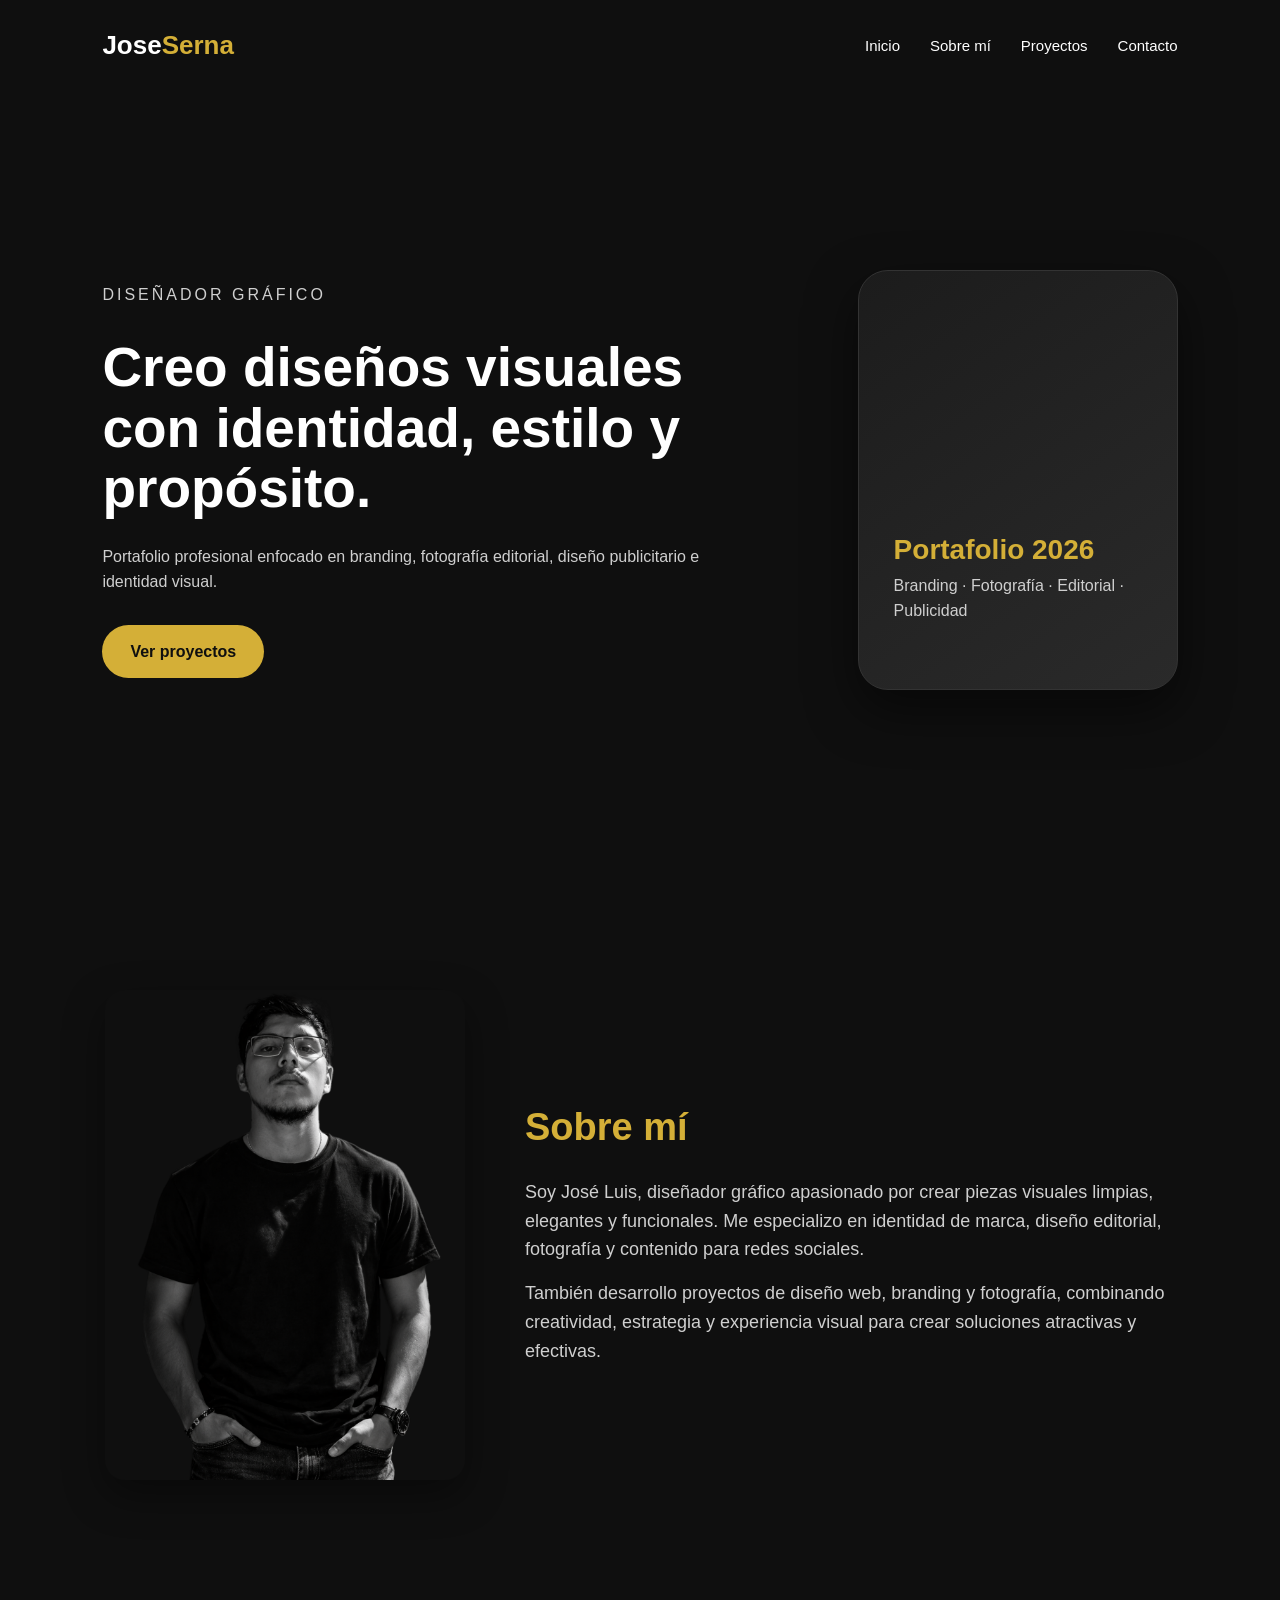
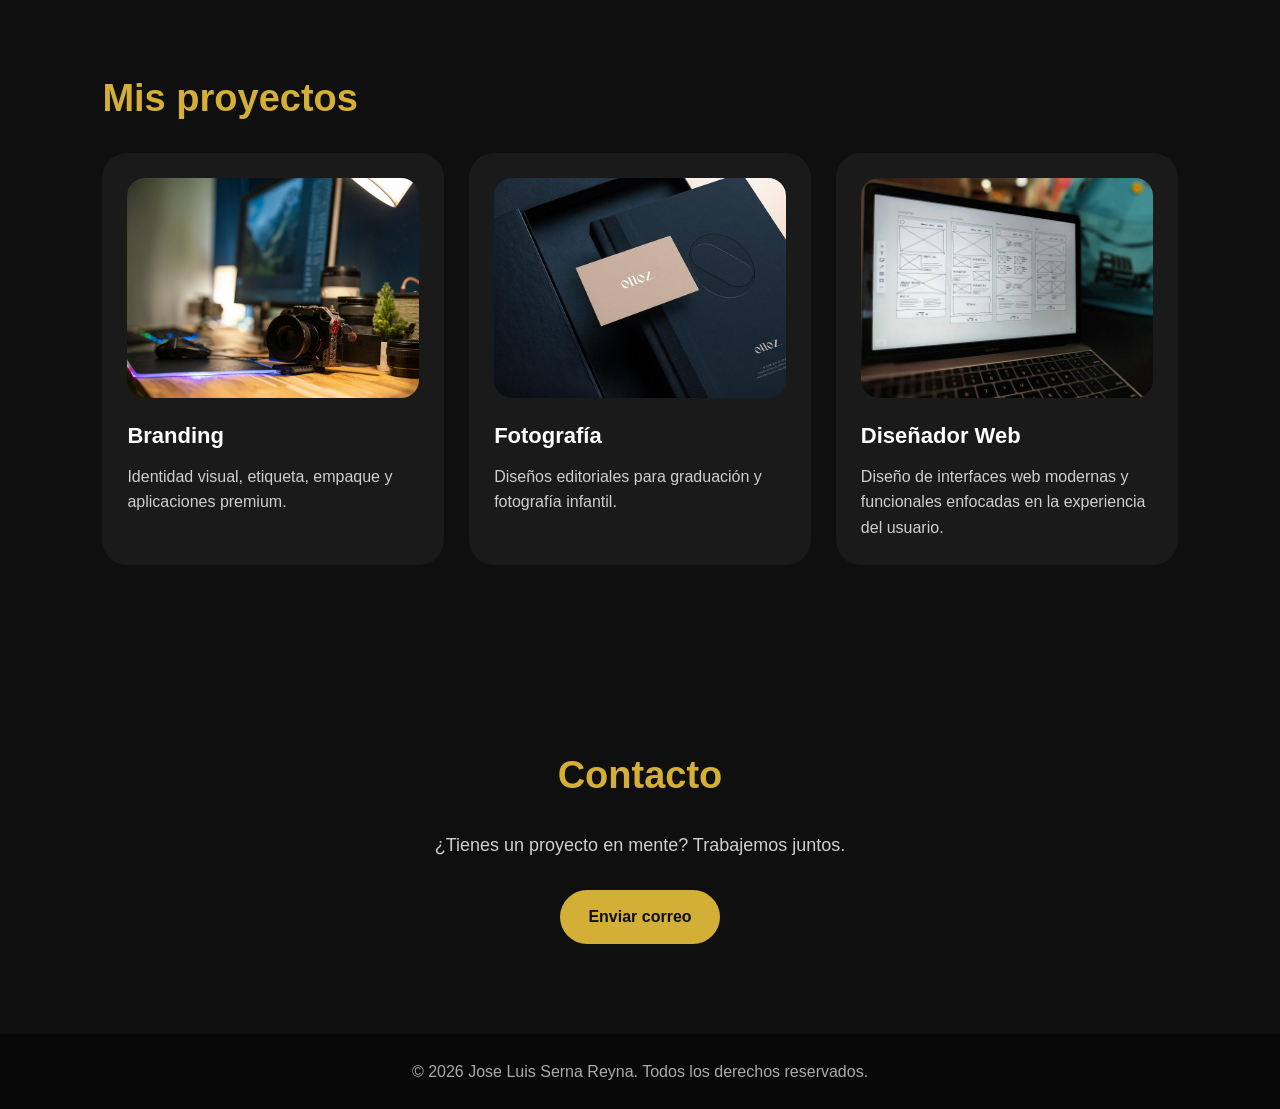
<file: index.html>
<!DOCTYPE html>
<html lang="es">
<head>
  <meta charset="UTF-8" />
  <meta name="viewport" content="width=device-width, initial-scale=1.0" />
  <title>Portafolio | Jose Serna</title>
  <link rel="stylesheet" href="style.css" />
</head>
<body>

  <header class="header">
    <nav class="navbar">
      <h2 class="logo">Jose<span>Serna</span></h2>

      <ul class="nav-links">
        <li><a href="#inicio">Inicio</a></li>
        <li><a href="#sobre-mi">Sobre mí</a></li>
        <li><a href="#proyectos">Proyectos</a></li>
        <li><a href="#contacto">Contacto</a></li>
      </ul>
    </nav>
  </header>

  <section class="hero" id="inicio">
    <div class="hero-text">
      <p class="subtitle">Diseñador Gráfico</p>
      <h1>Creo diseños visuales con identidad, estilo y propósito.</h1>
      <p>
        Portafolio profesional enfocado en branding, fotografía editorial,
        diseño publicitario e identidad visual.
      </p>
      <a href="#proyectos" class="btn">Ver proyectos</a>
    </div>

    <div class="hero-card">
      <h3>Portafolio 2026</h3>
      <p>Branding · Fotografía · Editorial · Publicidad</p>
    </div>
  </section>

  <section class="about" id="sobre-mi">
    <div class="about-container">

      <div class="about-image">
        <img src="img/el-1.png" alt="Foto de José Luis">
      </div>

      <div class="about-text">
        <h2>Sobre mí</h2>
        <p>
          Soy José Luis, diseñador gráfico apasionado por crear piezas visuales
          limpias, elegantes y funcionales. Me especializo en identidad de marca,
          diseño editorial, fotografía y contenido para redes sociales.
        </p>

        <p>
          También desarrollo proyectos de diseño web, branding y fotografía,
          combinando creatividad, estrategia y experiencia visual para crear
          soluciones atractivas y efectivas.
        </p>
      </div>

    </div>
  </section>

  <section class="projects" id="proyectos">
    <h2>Mis proyectos</h2>

    <div class="project-grid">

      <a href="/b/index.html" class="project-card">
        <img src="img/1.jpg" alt="Proyecto de branding" class="project-img">
        <h3>Branding</h3>
        <p>Identidad visual, etiqueta, empaque y aplicaciones premium.</p>
      </a>

      <a href="/f/index.html" class="project-card">
        <img src="img/2.jpg" alt="Proyecto de fotografía" class="project-img">
        <h3>Fotografía</h3>
        <p>Diseños editoriales para graduación y fotografía infantil.</p>
      </a>

      <a href="/w/index.html" class="project-card">
        <img src="img/3.jpg" alt="Proyecto de diseño web" class="project-img">
        <h3>Diseñador Web</h3>
        <p>Diseño de interfaces web modernas y funcionales enfocadas en la experiencia del usuario.</p>
      </a>

    </div>
  </section>

  <section class="contact" id="contacto">
    <h2>Contacto</h2>
    <p>¿Tienes un proyecto en mente? Trabajemos juntos.</p>
    <a href="mailto:josesernapriv01@gmail.com" class="btn">
      Enviar correo
    </a>
  </section>

  <footer>
    <p>© 2026 Jose Luis Serna Reyna. Todos los derechos reservados.</p>
  </footer>

</body>
</html>
</file>
<file: style.css>
* {
  margin: 0;
  padding: 0;
  box-sizing: border-box;
  font-family: "Poppins", Arial, sans-serif;
}

html {
  scroll-behavior: smooth;
}

body {
  background: #0f0f0f;
  color: #ffffff;
  line-height: 1.6;
}

/* HEADER */

.header {
  width: 100%;
  padding: 25px 8%;
  background: #0f0f0f;
  position: fixed;
  top: 0;
  z-index: 100;
}

.navbar {
  display: flex;
  justify-content: space-between;
  align-items: center;
}

.logo {
  font-size: 26px;
  font-weight: 700;
}

.logo span {
  color: #d4af37;
}

.nav-links {
  list-style: none;
  display: flex;
  gap: 30px;
}

.nav-links a {
  color: #ffffff;
  text-decoration: none;
  font-size: 15px;
  transition: 0.3s;
}

.nav-links a:hover {
  color: #d4af37;
}

/* HERO */

.hero {
  min-height: 100vh;
  padding: 140px 8% 80px;
  display: flex;
  justify-content: space-between;
  align-items: center;
  gap: 50px;
}

.hero-text {
  max-width: 650px;
}

.subtitle {
  color: #d4af37;
  letter-spacing: 3px;
  text-transform: uppercase;
  margin-bottom: 15px;
}

.hero h1 {
  font-size: 55px;
  line-height: 1.1;
  margin-bottom: 25px;
}

.hero p {
  color: #cfcfcf;
  margin-bottom: 30px;
}

.btn {
  display: inline-block;
  background: #d4af37;
  color: #0f0f0f;
  padding: 14px 28px;
  border-radius: 30px;
  text-decoration: none;
  font-weight: 600;
  transition: 0.3s;
}

.btn:hover {
  background: #ffffff;
  transform: translateY(-3px);
}

/* TARJETA HERO */

.hero-card {
  width: 320px;
  height: 420px;
  background: linear-gradient(145deg, #1c1c1c, #2a2a2a);
  border: 1px solid #333;
  border-radius: 30px;
  padding: 35px;
  display: flex;
  flex-direction: column;
  justify-content: end;
  box-shadow: 0 20px 50px rgba(0, 0, 0, 0.5);
}

.hero-card h3 {
  color: #d4af37;
  font-size: 28px;
}

/* SOBRE MI */

.about {
  padding: 90px 8%;
}

.about-container {
  display: flex;
  align-items: center;
  justify-content: center;
  gap: 60px;
}

.about-image img {
  width: 360px;
  height: 490px;
  object-fit: cover;
  border-radius: 20px;
  box-shadow: 0 15px 40px rgba(0,0,0,.4);
}

.about-text {
  max-width: 650px;
}

.about-text h2 {
  font-size: 38px;
  margin-bottom: 20px;
  color: #d4af37;
}

.about-text p {
  margin-bottom: 15px;
  color: #cfcfcf;
  font-size: 18px;
}

/* PROYECTOS */

.projects {
  padding: 90px 8%;
}

.projects h2 {
  font-size: 38px;
  margin-bottom: 25px;
  color: #d4af37;
}

.project-grid {
  display: grid;
  grid-template-columns: repeat(3, 1fr);
  gap: 25px;
}

.project-card {
  background: #1a1a1a;
  padding: 25px;
  border-radius: 25px;
  transition: 0.3s;
  overflow: hidden;
  text-decoration: none;
  color: inherit;
  display: block;
  cursor: pointer;
}

.project-card:hover {
  transform: translateY(-8px);
  background: #222;
}

.project-img {
  width: 100%;
  height: 220px;
  object-fit: cover;
  display: block;
  border-radius: 18px;
  margin-bottom: 20px;
}

.project-card h3 {
  margin-bottom: 10px;
  font-size: 22px;
  color: #ffffff;
}

.project-card p {
  color: #cfcfcf;
}

/* CONTACTO */

.contact {
  padding: 90px 8%;
  text-align: center;
}

.contact h2 {
  font-size: 38px;
  margin-bottom: 25px;
  color: #d4af37;
}

.contact p {
  max-width: 800px;
  margin: 0 auto 30px;
  color: #cfcfcf;
  font-size: 18px;
}

/* FOOTER */

footer {
  text-align: center;
  padding: 25px;
  background: #080808;
  color: #aaa;
}

/* RESPONSIVE */

@media (max-width: 900px) {
  .header {
    padding: 20px 8%;
  }

  .nav-links {
    display: none;
  }

  .hero {
    flex-direction: column;
    text-align: center;
  }

  .hero h1 {
    font-size: 40px;
  }

  .hero-card {
    width: 280px;
    height: 360px;
  }

  .about-container {
    flex-direction: column;
    text-align: center;
  }

  .about-image img {
    width: 280px;
    height: 350px;
  }

  .project-grid {
    grid-template-columns: 1fr;
  }

  .project-img {
    height: 230px;
  }
}
</file>
